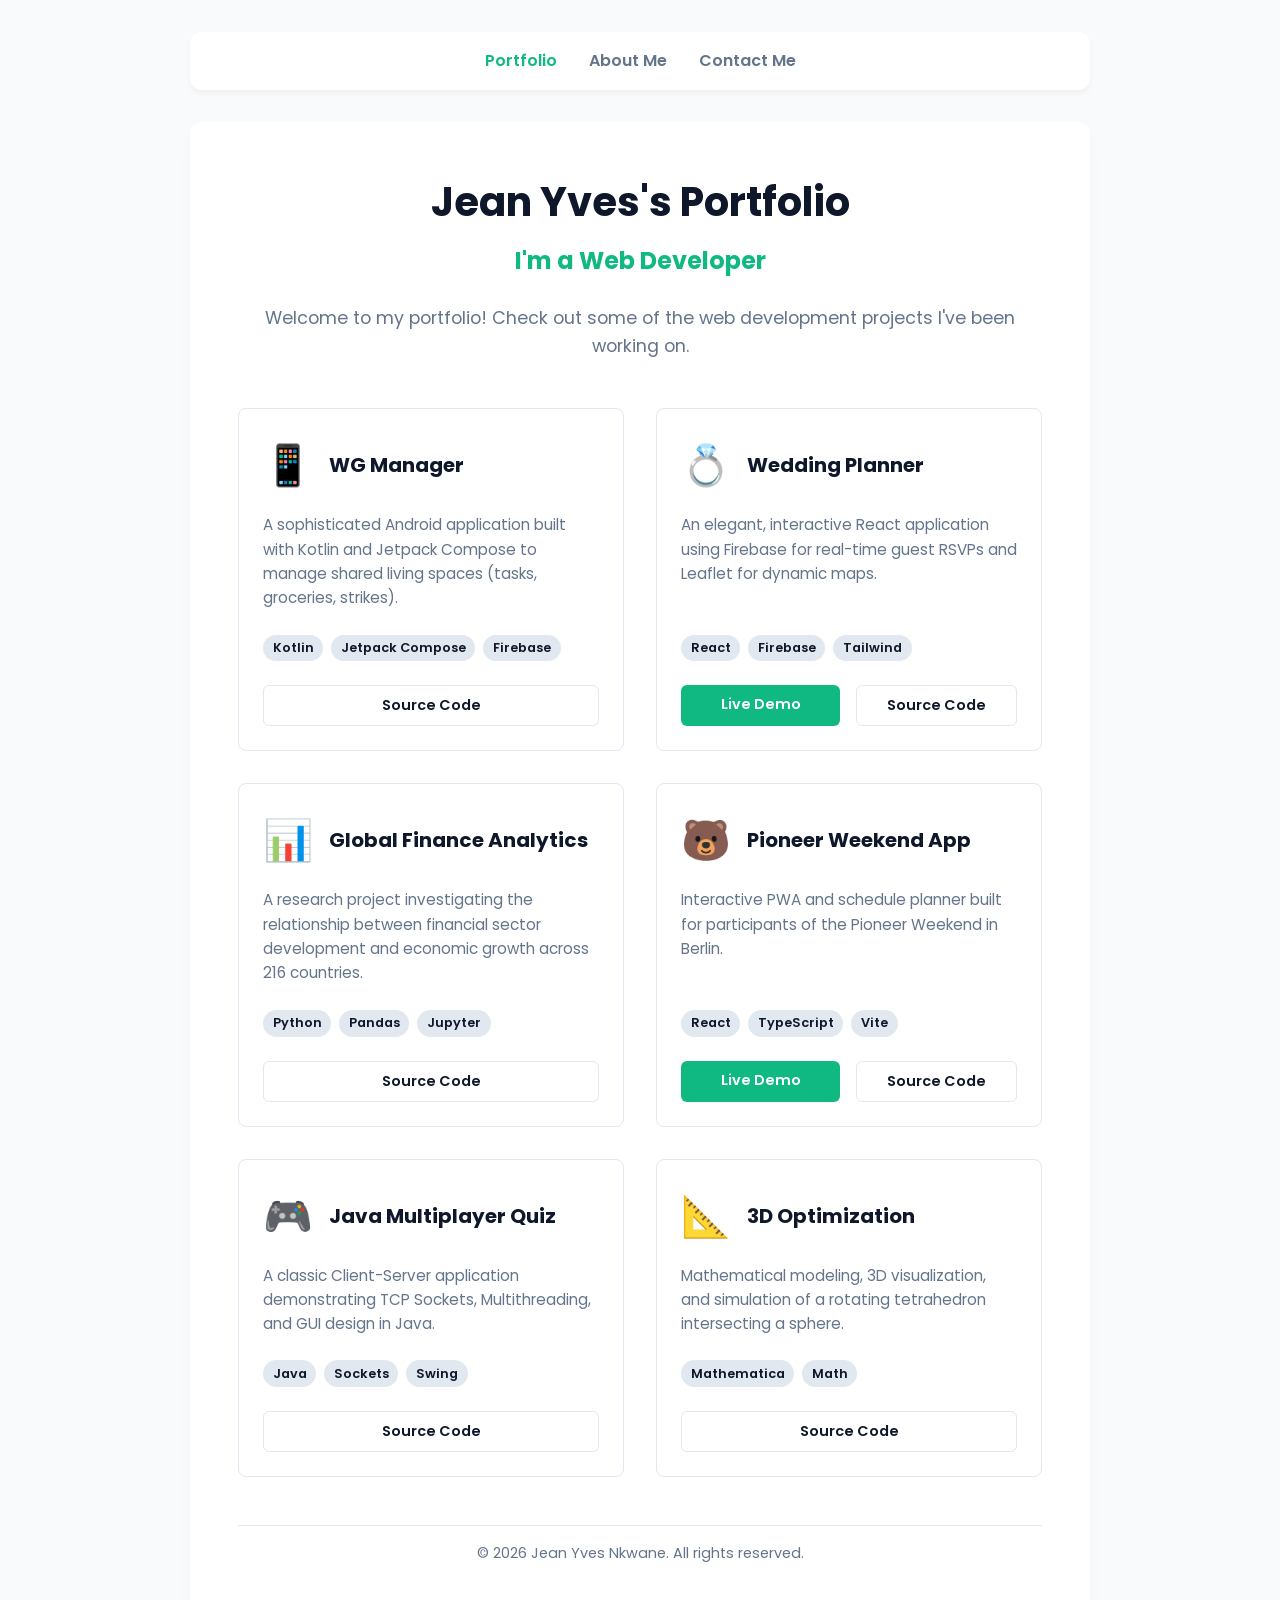
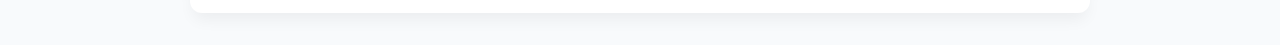
<file: index.html>
<!DOCTYPE html>
<html lang="en">
<head>
   <meta charset="UTF-8">
   <meta name="viewport" content="width=device-width, initial-scale=1.0">
   <title>Yves's Portfolio</title>
   <link rel="stylesheet" href="assets/css/style.css">
</head>
<body>

    <nav>
        <a href="index.html" class="active">Portfolio</a>
        <a href="public/about.html">About Me</a>
        <a href="public/contact.html">Contact Me</a>
    </nav>

    <div class="container">
        <header>
            <h1>Jean Yves's Portfolio</h1> 
            <h2>I'm a Web Developer</h2>
            <p class="intro-text">Welcome to my portfolio! Check out some of the web development projects I've been working on.</p>
        </header>

        <main>
            <div class="projects-grid">
                <!-- WG Manager App -->
                <div class="project-card">
                    <div class="project-header">
                        <span class="project-icon">📱</span>
                        <h3>WG Manager</h3>
                    </div>
                    <p class="project-desc">A sophisticated Android application built with Kotlin and Jetpack Compose to manage shared living spaces (tasks, groceries, strikes).</p>
                    <div class="tech-badges">
                        <span class="badge">Kotlin</span>
                        <span class="badge">Jetpack Compose</span>
                        <span class="badge">Firebase</span>
                    </div>
                    <div class="project-links">
                        <a href="https://github.com/Nejy190501/wg-manager-android-compose" target="_blank" class="btn btn-source">Source Code</a>
                    </div>
                </div>

                <!-- Wedding Planner App -->
                <div class="project-card">
                    <div class="project-header">
                        <span class="project-icon">💍</span>
                        <h3>Wedding Planner</h3>
                    </div>
                    <p class="project-desc">An elegant, interactive React application using Firebase for real-time guest RSVPs and Leaflet for dynamic maps.</p>
                    <div class="tech-badges">
                        <span class="badge">React</span>
                        <span class="badge">Firebase</span>
                        <span class="badge">Tailwind</span>
                    </div>
                    <div class="project-links">
                        <a href="https://leonie-et-liverance.netlify.app/" target="_blank" class="btn btn-demo">Live Demo</a>
                        <a href="https://github.com/Nejy190501/wedding-planner-react-app" target="_blank" class="btn btn-source">Source Code</a>
                    </div>
                </div>

                <!-- Global Finance Analytics -->
                <div class="project-card">
                    <div class="project-header">
                        <span class="project-icon">📊</span>
                        <h3>Global Finance Analytics</h3>
                    </div>
                    <p class="project-desc">A research project investigating the relationship between financial sector development and economic growth across 216 countries.</p>
                    <div class="tech-badges">
                        <span class="badge">Python</span>
                        <span class="badge">Pandas</span>
                        <span class="badge">Jupyter</span>
                    </div>
                    <div class="project-links">
                        <a href="https://github.com/Nejy190501/global-finance-data-analytics" target="_blank" class="btn btn-source">Source Code</a>
                    </div>
                </div>

                <!-- Pioneer Weekend App -->
                <div class="project-card">
                    <div class="project-header">
                        <span class="project-icon">🐻</span>
                        <h3>Pioneer Weekend App</h3>
                    </div>
                    <p class="project-desc">Interactive PWA and schedule planner built for participants of the Pioneer Weekend in Berlin.</p>
                    <div class="tech-badges">
                        <span class="badge">React</span>
                        <span class="badge">TypeScript</span>
                        <span class="badge">Vite</span>
                    </div>
                    <div class="project-links">
                        <a href="https://programme-week-end-pionnier-berlin-fr.netlify.app/" target="_blank" class="btn btn-demo">Live Demo</a>
                        <a href="https://github.com/Nejy190501/berlin-pioneer-weekend-app" target="_blank" class="btn btn-source">Source Code</a>
                    </div>
                </div>

                <!-- Java Multiplayer Quiz -->
                <div class="project-card">
                    <div class="project-header">
                        <span class="project-icon">🎮</span>
                        <h3>Java Multiplayer Quiz</h3>
                    </div>
                    <p class="project-desc">A classic Client-Server application demonstrating TCP Sockets, Multithreading, and GUI design in Java.</p>
                    <div class="tech-badges">
                        <span class="badge">Java</span>
                        <span class="badge">Sockets</span>
                        <span class="badge">Swing</span>
                    </div>
                    <div class="project-links">
                        <a href="https://github.com/Nejy190501/java-multiplayer-quiz" target="_blank" class="btn btn-source">Source Code</a>
                    </div>
                </div>

                <!-- 3D Optimization -->
                <div class="project-card">
                    <div class="project-header">
                        <span class="project-icon">📐</span>
                        <h3>3D Optimization</h3>
                    </div>
                    <p class="project-desc">Mathematical modeling, 3D visualization, and simulation of a rotating tetrahedron intersecting a sphere.</p>
                    <div class="tech-badges">
                        <span class="badge">Mathematica</span>
                        <span class="badge">Math</span>
                    </div>
                    <div class="project-links">
                        <a href="https://github.com/Nejy190501/mathematica-3d-optimization" target="_blank" class="btn btn-source">Source Code</a>
                    </div>
                </div>

            </div>
        </main>

        <footer>
            <p>© 2026 Jean Yves Nkwane. All rights reserved.</p>
        </footer>
    </div>

</body>
</html>
</file>
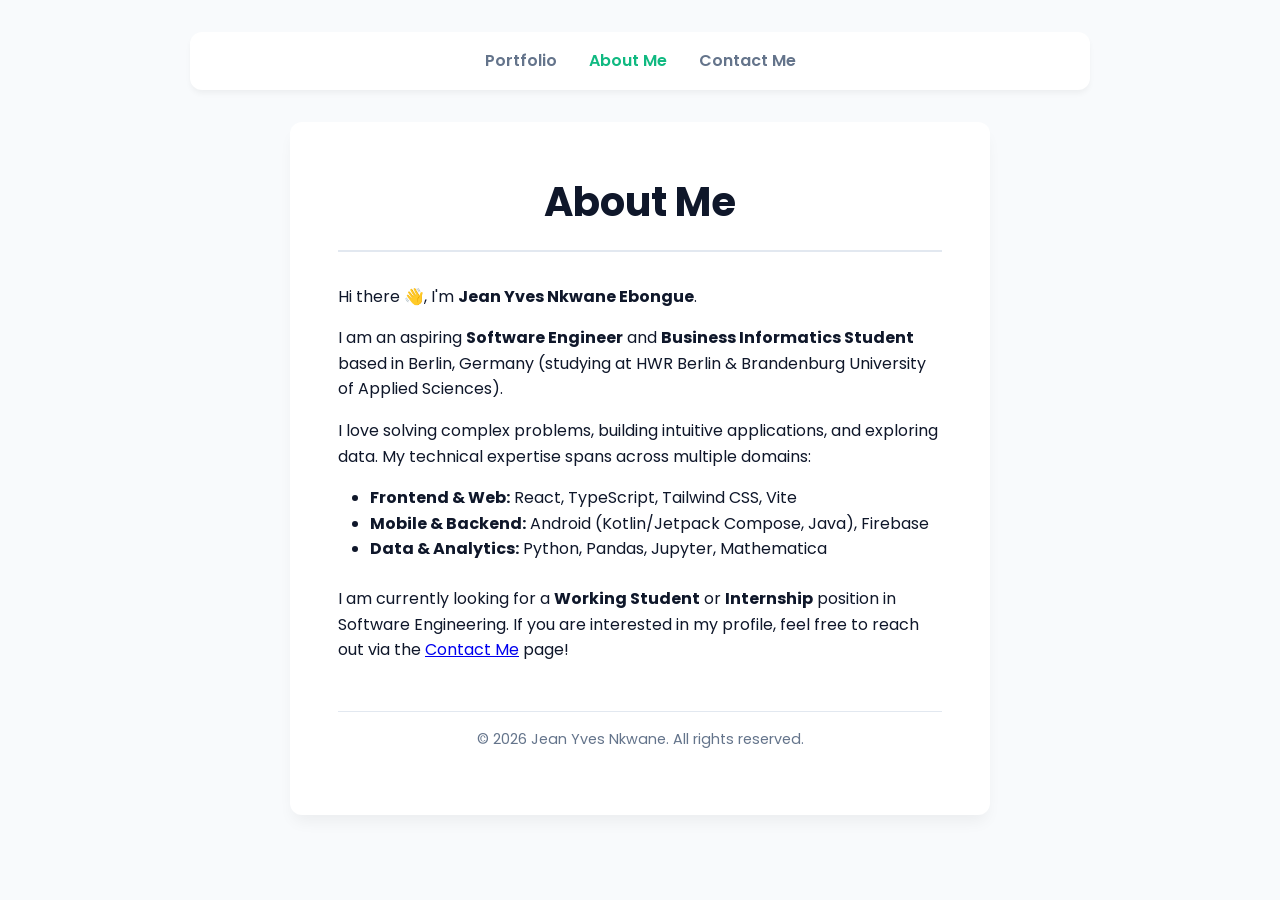
<file: public/about.html>
<!DOCTYPE html>
<html lang="en">
<head>
   <meta charset="UTF-8">
   <meta name="viewport" content="width=device-width, initial-scale=1.0">
   <title>About Me - Yves's Portfolio</title>
   <link rel="stylesheet" href="../assets/css/style.css">
</head>
<body>

    <nav>
        <a href="../index.html">Portfolio</a>
        <a href="about.html" class="active">About Me</a>
        <a href="contact.html">Contact Me</a>
    </nav>

    <div class="container content-page">
        <main>
            <h1>About Me</h1>
            
            <p>
                Hi there 👋, I'm <strong>Jean Yves Nkwane Ebongue</strong>.
            </p>
            <p>
                I am an aspiring <strong>Software Engineer</strong> and <strong>Business Informatics Student</strong> based in Berlin, Germany (studying at HWR Berlin & Brandenburg University of Applied Sciences). 
            </p>
            <p>
                I love solving complex problems, building intuitive applications, and exploring data. My technical expertise spans across multiple domains:
            </p>
            <ul>
                <li><strong>Frontend & Web:</strong> React, TypeScript, Tailwind CSS, Vite</li>
                <li><strong>Mobile & Backend:</strong> Android (Kotlin/Jetpack Compose, Java), Firebase</li>
                <li><strong>Data & Analytics:</strong> Python, Pandas, Jupyter, Mathematica</li>
            </ul>
            <p>
                I am currently looking for a <strong>Working Student</strong> or <strong>Internship</strong> position in Software Engineering. If you are interested in my profile, feel free to reach out via the <a href="contact.html">Contact Me</a> page!
            </p>
        </main>

        <footer>
            <p>© 2026 Jean Yves Nkwane. All rights reserved.</p>
        </footer>
    </div>

</body>
</html>
</file>
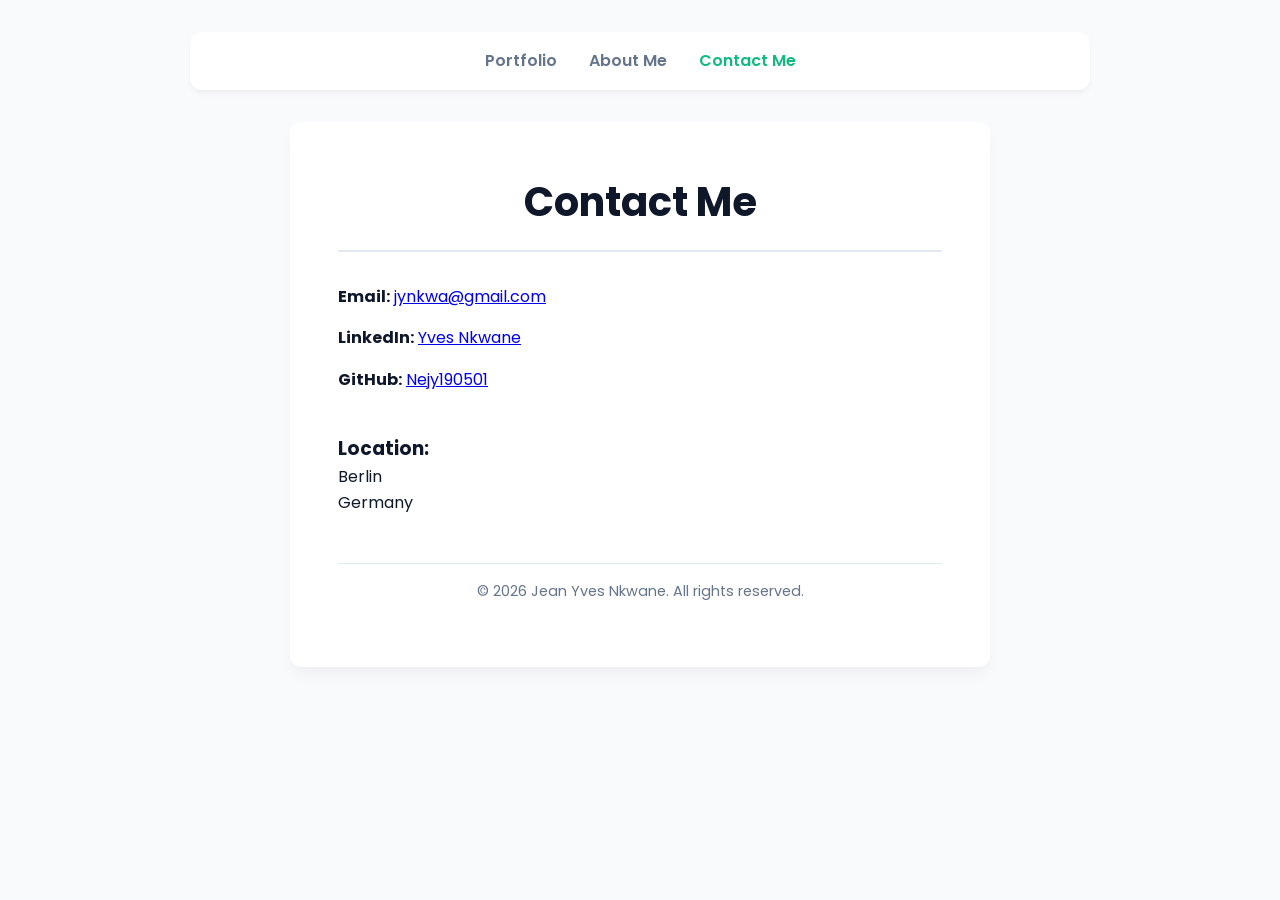
<file: public/contact.html>
<!DOCTYPE html>
<html lang="en">
<head>
   <meta charset="UTF-8">
   <meta name="viewport" content="width=device-width, initial-scale=1.0">
   <title>Contact Me - Yves's Portfolio</title>
   <link rel="stylesheet" href="../assets/css/style.css">
</head>
<body>

    <nav>
        <a href="../index.html">Portfolio</a>
        <a href="about.html">About Me</a>
        <a href="contact.html" class="active">Contact Me</a>
    </nav>

    <div class="container content-page">
        <main>
            <h1>Contact Me</h1>
            
            <p><strong>Email:</strong> <a href="mailto:jynkwa@gmail.com">jynkwa@gmail.com</a></p>
            <p><strong>LinkedIn:</strong> <a href="https://www.linkedin.com/in/yves-nkwane-587ab720b" target="_blank">Yves Nkwane</a></p>
            <p><strong>GitHub:</strong> <a href="https://github.com/Nejy190501" target="_blank">Nejy190501</a></p>
            
            <br>
            <h3>Location:</h3>
            <p>
              Berlin<br />
              Germany <br />
            </p>
        </main>

        <footer>
            <p>© 2026 Jean Yves Nkwane. All rights reserved.</p>
        </footer>
    </div>

</body>
</html>
</file>
<file: assets/css/style.css>
@import url('https://fonts.googleapis.com/css2?family=Poppins:wght@300;400;600;700&display=swap');

:root {
    --primary-color: #10b981;
    --primary-hover: #059669;
    --bg-color: #f8fafc;
    --card-bg: #ffffff;
    --text-main: #0f172a;
    --text-muted: #64748b;
    --border-color: #e2e8f0;
}

* {
    box-sizing: border-box;
    margin: 0;
    padding: 0;
}

body {
    font-family: 'Poppins', sans-serif;
    background-color: var(--bg-color);
    color: var(--text-main);
    line-height: 1.6;
    display: flex;
    flex-direction: column;
    align-items: center;
    padding: 2rem;
}

/* Navigation */
nav {
    background-color: var(--card-bg);
    width: 100%;
    max-width: 900px;
    padding: 1rem 2rem;
    border-radius: 12px;
    box-shadow: 0 4px 6px -1px rgba(0, 0, 0, 0.05);
    margin-bottom: 2rem;
    display: flex;
    justify-content: center;
    gap: 2rem;
}

nav a {
    text-decoration: none;
    color: var(--text-muted);
    font-weight: 600;
    transition: color 0.3s;
}

nav a:hover, nav a.active {
    color: var(--primary-color);
}

/* Main Container */
.container {
    background-color: var(--card-bg);
    width: 100%;
    max-width: 900px;
    border-radius: 12px;
    box-shadow: 0 10px 15px -3px rgba(0, 0, 0, 0.05);
    padding: 3rem;
}

/* Header */
header {
    text-align: center;
    margin-bottom: 3rem;
}

h1 {
    font-size: 2.5rem;
    color: var(--text-main);
    margin-bottom: 0.5rem;
}

h2 {
    font-size: 1.5rem;
    color: var(--primary-color);
    margin-bottom: 1.5rem;
}

.intro-text {
    font-size: 1.1rem;
    color: var(--text-muted);
}

/* Projects grid */
.projects-grid {
    display: grid;
    grid-template-columns: repeat(auto-fit, minmax(300px, 1fr));
    gap: 2rem;
    margin-bottom: 2rem;
}

.project-card {
    border: 1px solid var(--border-color);
    border-radius: 8px;
    background-color: var(--card-bg);
    padding: 1.5rem;
    display: flex;
    flex-direction: column;
    transition: transform 0.3s, box-shadow 0.3s;
}

.project-card:hover {
    transform: translateY(-5px);
    box-shadow: 0 10px 15px -3px rgba(0, 0, 0, 0.1);
}

.project-header {
    display: flex;
    align-items: center;
    gap: 1rem;
    margin-bottom: 1rem;
}

.project-icon {
    font-size: 2.5rem;
}

.project-header h3 {
    margin-bottom: 0;
    color: var(--text-main);
    font-size: 1.25rem;
}

.project-desc {
    color: var(--text-muted);
    font-size: 0.95rem;
    margin-bottom: 1.5rem;
    flex-grow: 1;
}

.tech-badges {
    display: flex;
    flex-wrap: wrap;
    gap: 0.5rem;
    margin-bottom: 1.5rem;
}

.badge {
    background-color: #e2e8f0;
    color: var(--text-main);
    font-size: 0.8rem;
    font-weight: 600;
    padding: 0.2rem 0.6rem;
    border-radius: 9999px;
}

.project-links {
    display: flex;
    gap: 1rem;
}

.btn {
    display: inline-block;
    padding: 0.5rem 1rem;
    border-radius: 6px;
    font-size: 0.9rem;
    font-weight: 600;
    text-decoration: none;
    text-align: center;
    transition: all 0.3s ease;
    flex: 1;
}

.btn-demo {
    background-color: var(--primary-color);
    color: white;
}

.btn-demo:hover {
    background-color: var(--primary-hover);
}

.btn-source {
    background-color: transparent;
    color: var(--text-main);
    border: 1px solid var(--border-color);
}

.btn-source:hover {
    background-color: var(--bg-color);
}

/* Other Pages Content */
.content-page {
    max-width: 700px;
    margin: 0 auto;
}

.content-page h1 {
    text-align: center;
    border-bottom: 2px solid var(--border-color);
    padding-bottom: 1rem;
    margin-bottom: 2rem;
}

.content-page p {
    margin-bottom: 1rem;
}

.content-page ul {
    margin-left: 2rem;
    margin-bottom: 1.5rem;
}

.content-page img {
    max-width: 100%;
    border-radius: 8px;
    margin: 1.5rem 0;
}

/* Footer */
footer {
    text-align: center;
    margin-top: 3rem;
    padding-top: 1rem;
    border-top: 1px solid var(--border-color);
    color: var(--text-muted);
    font-size: 0.9rem;
}

@media (max-width: 600px) {
    .container {
        padding: 1.5rem;
    }
    nav {
        flex-direction: column;
        align-items: center;
        gap: 1rem;
    }
}
</file>
